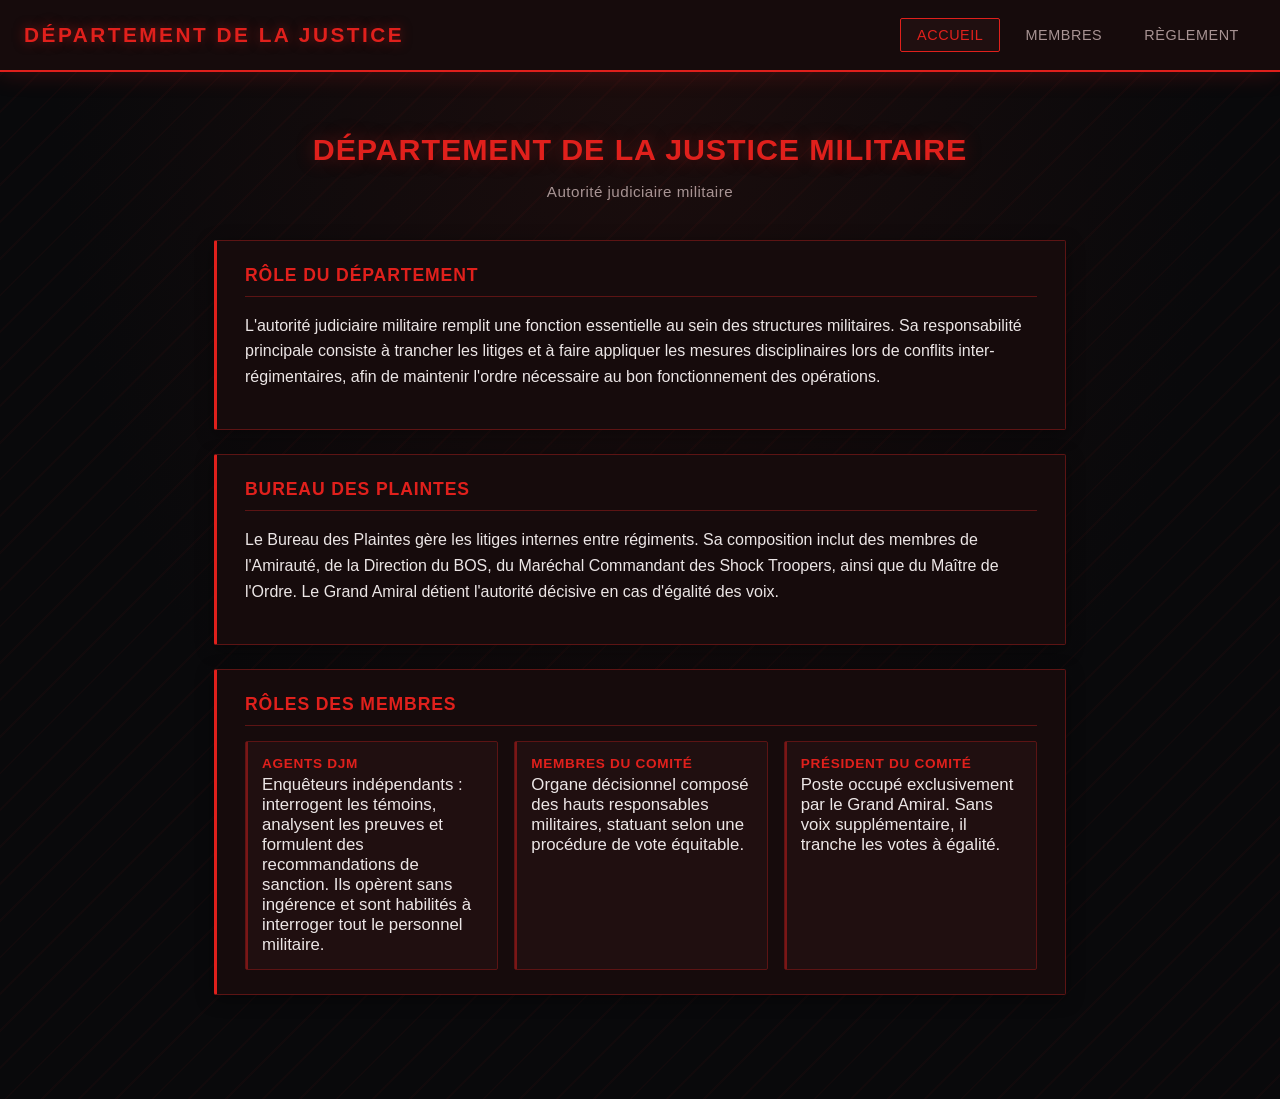
<file: index.html>
<!doctype html>
<html lang="fr">
<head>
<meta charset="utf-8">
<meta name="viewport" content="width=device-width, initial-scale=1">
<title>Département de la Justice</title>
<link rel="stylesheet" href="style.css">
</head>
<body>
<header>
	<div class="brand">Département de la Justice</div>
	<nav>
		<a href="index.html" class="active">Accueil</a>
		<a href="membres.html">Membres</a>
		<a href="reglement.html">Règlement</a>
	</nav>
</header>

<main>
	<h1>Département de la Justice Militaire</h1>
	<p class="subtitle">Autorité judiciaire militaire</p>

	<div class="card">
		<h2>Rôle du Département</h2>
		<p>
			L'autorité judiciaire militaire remplit une fonction essentielle au sein des
			structures militaires. Sa responsabilité principale consiste à trancher les
			litiges et à faire appliquer les mesures disciplinaires lors de conflits
			inter-régimentaires, afin de maintenir l'ordre nécessaire au bon
			fonctionnement des opérations.
		</p>
	</div>

	<div class="card">
		<h2>Bureau des Plaintes</h2>
		<p>
			Le Bureau des Plaintes gère les litiges internes entre régiments. Sa
			composition inclut des membres de l'Amirauté, de la Direction du BOS, du
			Maréchal Commandant des Shock Troopers, ainsi que du Maître de l'Ordre.
			Le Grand Amiral détient l'autorité décisive en cas d'égalité des voix.
		</p>
	</div>

	<div class="card">
		<h2>Rôles des Membres</h2>
		<div class="role-grid">
			<div class="role">
				<div class="title">Agents DJM</div>
				<div class="name">Enquêteurs indépendants : interrogent les témoins, analysent les preuves et formulent des recommandations de sanction. Ils opèrent sans ingérence et sont habilités à interroger tout le personnel militaire.</div>
			</div>
			<div class="role">
				<div class="title">Membres du Comité</div>
				<div class="name">Organe décisionnel composé des hauts responsables militaires, statuant selon une procédure de vote équitable.</div>
			</div>
			<div class="role">
				<div class="title">Président du Comité</div>
				<div class="name">Poste occupé exclusivement par le Grand Amiral. Sans voix supplémentaire, il tranche les votes à égalité.</div>
			</div>
		</div>
	</div>
</main>

</body>
</html>
</file>
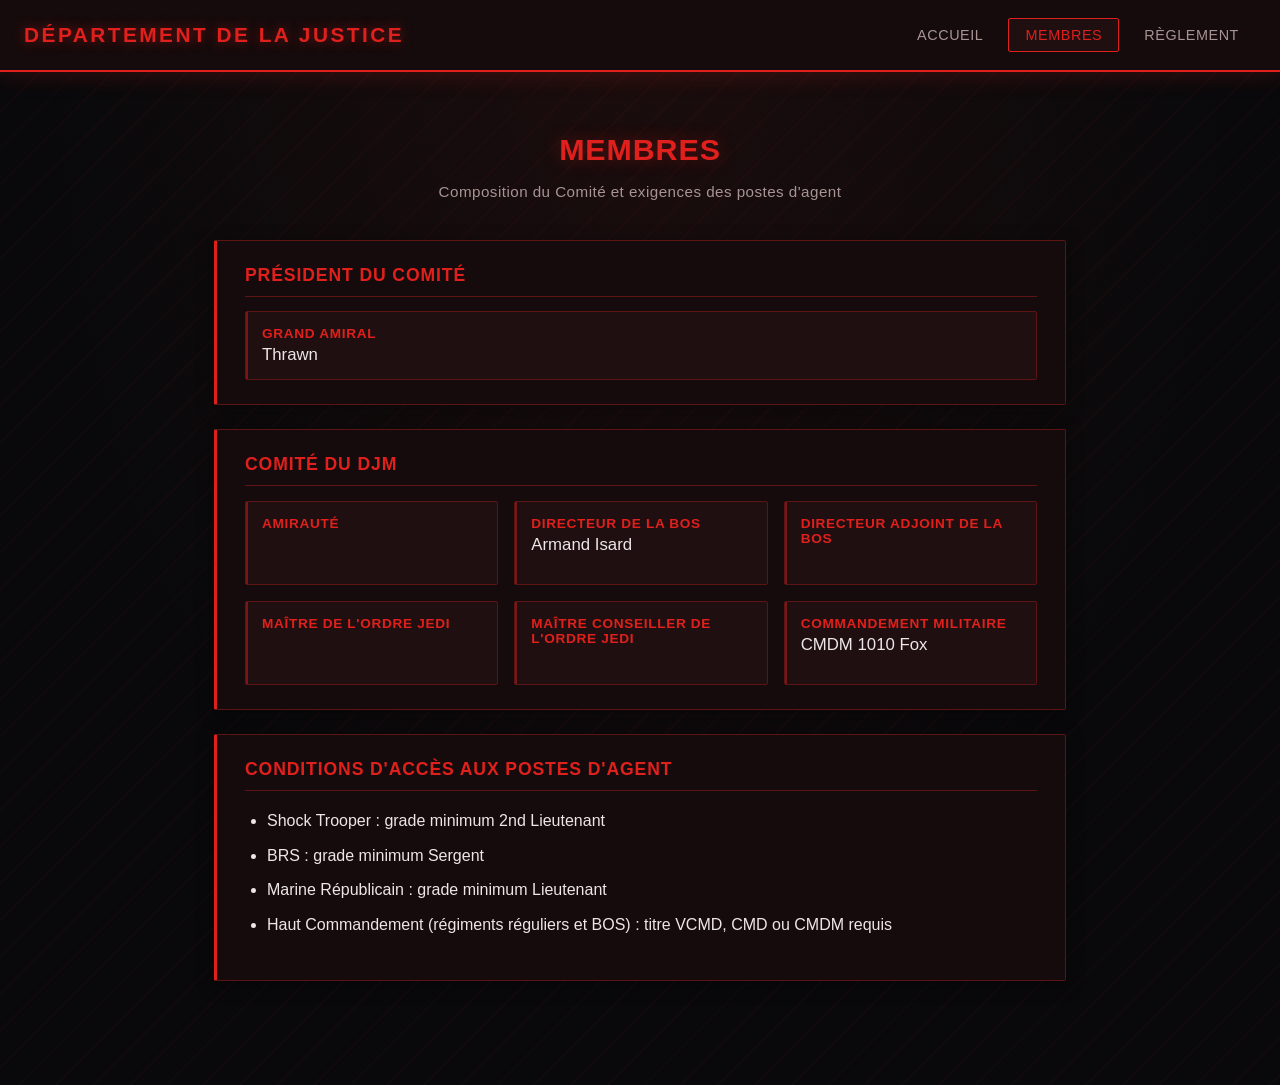
<file: membres.html>
<!doctype html>
<html lang="fr">
<head>
<meta charset="utf-8">
<meta name="viewport" content="width=device-width, initial-scale=1">
<title>Membres — Département de la Justice</title>
<link rel="stylesheet" href="style.css">
</head>
<body>
<header>
	<div class="brand">Département de la Justice</div>
	<nav>
		<a href="index.html">Accueil</a>
		<a href="membres.html" class="active">Membres</a>
		<a href="reglement.html">Règlement</a>
	</nav>
</header>

<main>
	<h1>Membres</h1>
	<p class="subtitle">Composition du Comité et exigences des postes d'agent</p>

	<div class="card">
		<h2>Président du Comité</h2>
		<div class="role-grid">
			<div class="role">
				<div class="title">Grand Amiral</div>
				<div class="name">Thrawn</div>
			</div>
		</div>
	</div>

	<div class="card">
		<h2>Comité du DJM</h2>
		<div class="role-grid">
			<div class="role">
				<div class="title">Amirauté</div>
				<div class="name">&nbsp;</div>
			</div>
			<div class="role">
				<div class="title">Directeur de la BOS</div>
				<div class="name">Armand Isard</div>
			</div>
			<div class="role">
				<div class="title">Directeur Adjoint de la BOS</div>
				<div class="name">&nbsp;</div>
			</div>
			<div class="role">
				<div class="title">Maître de l'Ordre Jedi</div>
				<div class="name">&nbsp;</div>
			</div>
			<div class="role">
				<div class="title">Maître Conseiller de l'Ordre Jedi</div>
				<div class="name">&nbsp;</div>
			</div>
			<div class="role">
				<div class="title">Commandement Militaire</div>
				<div class="name">CMDM 1010 Fox</div>
			</div>
		</div>
	</div>

	<div class="card">
		<h2>Conditions d'accès aux postes d'agent</h2>
		<ul>
			<li>Shock Trooper : grade minimum 2nd Lieutenant</li>
			<li>BRS : grade minimum Sergent</li>
			<li>Marine Républicain : grade minimum Lieutenant</li>
			<li>Haut Commandement (régiments réguliers et BOS) : titre VCMD, CMD ou CMDM requis</li>
		</ul>
	</div>
</main>

</body>
</html>
</file>
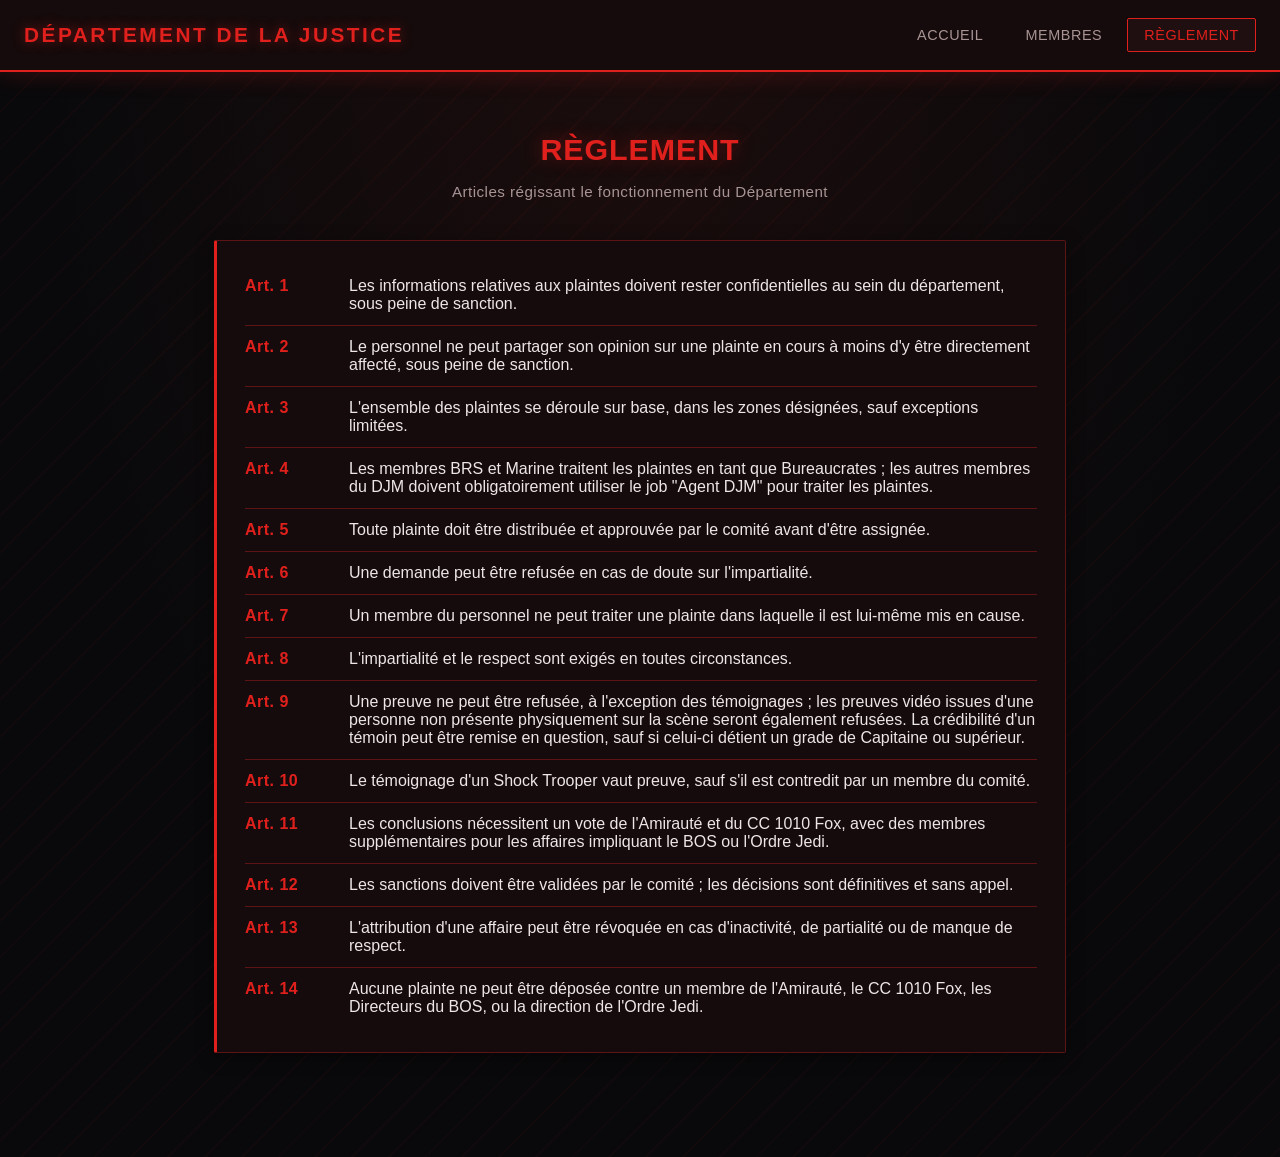
<file: reglement.html>
<!doctype html>
<html lang="fr">
<head>
<meta charset="utf-8">
<meta name="viewport" content="width=device-width, initial-scale=1">
<title>Règlement — Département de la Justice</title>
<link rel="stylesheet" href="style.css">
</head>
<body>
<header>
	<div class="brand">Département de la Justice</div>
	<nav>
		<a href="index.html">Accueil</a>
		<a href="membres.html">Membres</a>
		<a href="reglement.html" class="active">Règlement</a>
	</nav>
</header>

<main>
	<h1>Règlement</h1>
	<p class="subtitle">Articles régissant le fonctionnement du Département</p>

	<div class="card">
		<div class="rule">
			<div class="num">Art. 1</div>
			<div>Les informations relatives aux plaintes doivent rester confidentielles au sein du département, sous peine de sanction.</div>
		</div>
		<div class="rule">
			<div class="num">Art. 2</div>
			<div>Le personnel ne peut partager son opinion sur une plainte en cours à moins d'y être directement affecté, sous peine de sanction.</div>
		</div>
		<div class="rule">
			<div class="num">Art. 3</div>
			<div>L'ensemble des plaintes se déroule sur base, dans les zones désignées, sauf exceptions limitées.</div>
		</div>
		<div class="rule">
			<div class="num">Art. 4</div>
			<div>Les membres BRS et Marine traitent les plaintes en tant que Bureaucrates ; les autres membres du DJM doivent obligatoirement utiliser le job "Agent DJM" pour traiter les plaintes.</div>
		</div>
		<div class="rule">
			<div class="num">Art. 5</div>
			<div>Toute plainte doit être distribuée et approuvée par le comité avant d'être assignée.</div>
		</div>
		<div class="rule">
			<div class="num">Art. 6</div>
			<div>Une demande peut être refusée en cas de doute sur l'impartialité.</div>
		</div>
		<div class="rule">
			<div class="num">Art. 7</div>
			<div>Un membre du personnel ne peut traiter une plainte dans laquelle il est lui-même mis en cause.</div>
		</div>
		<div class="rule">
			<div class="num">Art. 8</div>
			<div>L'impartialité et le respect sont exigés en toutes circonstances.</div>
		</div>
		<div class="rule">
			<div class="num">Art. 9</div>
			<div>Une preuve ne peut être refusée, à l'exception des témoignages ; les preuves vidéo issues d'une personne non présente physiquement sur la scène seront également refusées. La crédibilité d'un témoin peut être remise en question, sauf si celui-ci détient un grade de Capitaine ou supérieur.</div>
		</div>
		<div class="rule">
			<div class="num">Art. 10</div>
			<div>Le témoignage d'un Shock Trooper vaut preuve, sauf s'il est contredit par un membre du comité.</div>
		</div>
		<div class="rule">
			<div class="num">Art. 11</div>
			<div>Les conclusions nécessitent un vote de l'Amirauté et du CC 1010 Fox, avec des membres supplémentaires pour les affaires impliquant le BOS ou l'Ordre Jedi.</div>
		</div>
		<div class="rule">
			<div class="num">Art. 12</div>
			<div>Les sanctions doivent être validées par le comité ; les décisions sont définitives et sans appel.</div>
		</div>
		<div class="rule">
			<div class="num">Art. 13</div>
			<div>L'attribution d'une affaire peut être révoquée en cas d'inactivité, de partialité ou de manque de respect.</div>
		</div>
		<div class="rule">
			<div class="num">Art. 14</div>
			<div>Aucune plainte ne peut être déposée contre un membre de l'Amirauté, le CC 1010 Fox, les Directeurs du BOS, ou la direction de l'Ordre Jedi.</div>
		</div>
	</div>
</main>

</body>
</html>
</file>
<file: style.css>
:root {
	--bg: #09090b;
	--panel: #160b0c;
	--panel-light: #200f10;
	--border: #5c1414;
	--red: #e0201c;
	--red-dim: #7a1616;
	--text: #ece6e6;
	--text-dim: #a89494;
}

* {
	box-sizing: border-box;
}

body {
	margin: 0;
	font-family: "Segoe UI", Arial, sans-serif;
	background:
		repeating-linear-gradient(
			135deg,
			rgba(224, 32, 28, 0.035) 0px,
			rgba(224, 32, 28, 0.035) 2px,
			transparent 2px,
			transparent 26px
		),
		radial-gradient(ellipse at top, #1c0d0d 0%, var(--bg) 65%);
	color: var(--text);
	min-height: 100vh;
}

header {
	background: var(--panel);
	border-bottom: 2px solid var(--red);
	box-shadow: 0 0 24px rgba(224, 32, 28, 0.25);
	padding: 18px 24px;
	display: flex;
	align-items: center;
	justify-content: space-between;
	flex-wrap: wrap;
	gap: 12px;
}

header .brand {
	font-size: 1.3rem;
	font-weight: 800;
	letter-spacing: 0.12em;
	color: var(--red);
	text-transform: uppercase;
	text-shadow: 0 0 12px rgba(224, 32, 28, 0.5);
}

nav {
	display: flex;
	gap: 8px;
	flex-wrap: wrap;
}

nav a {
	color: var(--text-dim);
	text-decoration: none;
	padding: 8px 16px;
	border-radius: 2px;
	border: 1px solid transparent;
	font-size: 0.9rem;
	letter-spacing: 0.04em;
	text-transform: uppercase;
	transition: all 0.15s ease;
}

nav a:hover {
	color: var(--text);
	background: var(--panel-light);
	border-color: var(--red-dim);
}

nav a.active {
	color: var(--red);
	border-color: var(--red);
	background: var(--panel-light);
}

main {
	max-width: 900px;
	margin: 0 auto;
	padding: 40px 24px 80px;
}

h1 {
	color: var(--red);
	font-size: 1.9rem;
	font-weight: 800;
	letter-spacing: 0.03em;
	text-transform: uppercase;
	margin-bottom: 4px;
	text-align: center;
	text-shadow: 0 0 18px rgba(224, 32, 28, 0.35);
}

.subtitle {
	text-align: center;
	color: var(--text-dim);
	margin-bottom: 40px;
	font-size: 0.95rem;
	letter-spacing: 0.03em;
}

.card {
	background: var(--panel);
	border: 1px solid var(--border);
	border-left: 3px solid var(--red);
	border-radius: 2px;
	padding: 24px 28px;
	margin-bottom: 24px;
	box-shadow: 0 4px 18px rgba(0, 0, 0, 0.4);
}

.card h2 {
	color: var(--red);
	font-size: 1.1rem;
	font-weight: 700;
	letter-spacing: 0.05em;
	text-transform: uppercase;
	margin-top: 0;
	border-bottom: 1px solid var(--border);
	padding-bottom: 10px;
}

.card p {
	line-height: 1.6;
	color: var(--text);
}

.card ul, .card ol {
	line-height: 1.8;
	padding-left: 22px;
}

.card li {
	margin-bottom: 6px;
}

.rule {
	display: grid;
	grid-template-columns: 90px 1fr;
	gap: 14px;
	padding: 12px 0;
	border-bottom: 1px solid var(--border);
}

.rule:last-child {
	border-bottom: none;
}

.rule .num {
	color: var(--red);
	font-weight: 800;
	letter-spacing: 0.03em;
	white-space: nowrap;
}

.role-grid {
	display: grid;
	grid-template-columns: repeat(auto-fit, minmax(220px, 1fr));
	gap: 16px;
	margin-top: 12px;
}

.role {
	background: var(--panel-light);
	border: 1px solid var(--border);
	border-radius: 2px;
	padding: 14px 16px;
	position: relative;
}

.role::before {
	content: "";
	position: absolute;
	top: 0;
	left: 0;
	width: 2px;
	height: 100%;
	background: var(--red-dim);
}

.role .title {
	color: var(--red);
	font-weight: 700;
	font-size: 0.85rem;
	text-transform: uppercase;
	letter-spacing: 0.05em;
	margin-bottom: 4px;
}

.role .name {
	color: var(--text);
	font-size: 1.05rem;
}

.role .name.empty {
	color: var(--text-dim);
	font-style: italic;
}

footer {
	text-align: center;
	color: var(--text-dim);
	font-size: 0.85rem;
	padding: 30px 24px;
	border-top: 1px solid var(--border);
}
</file>
